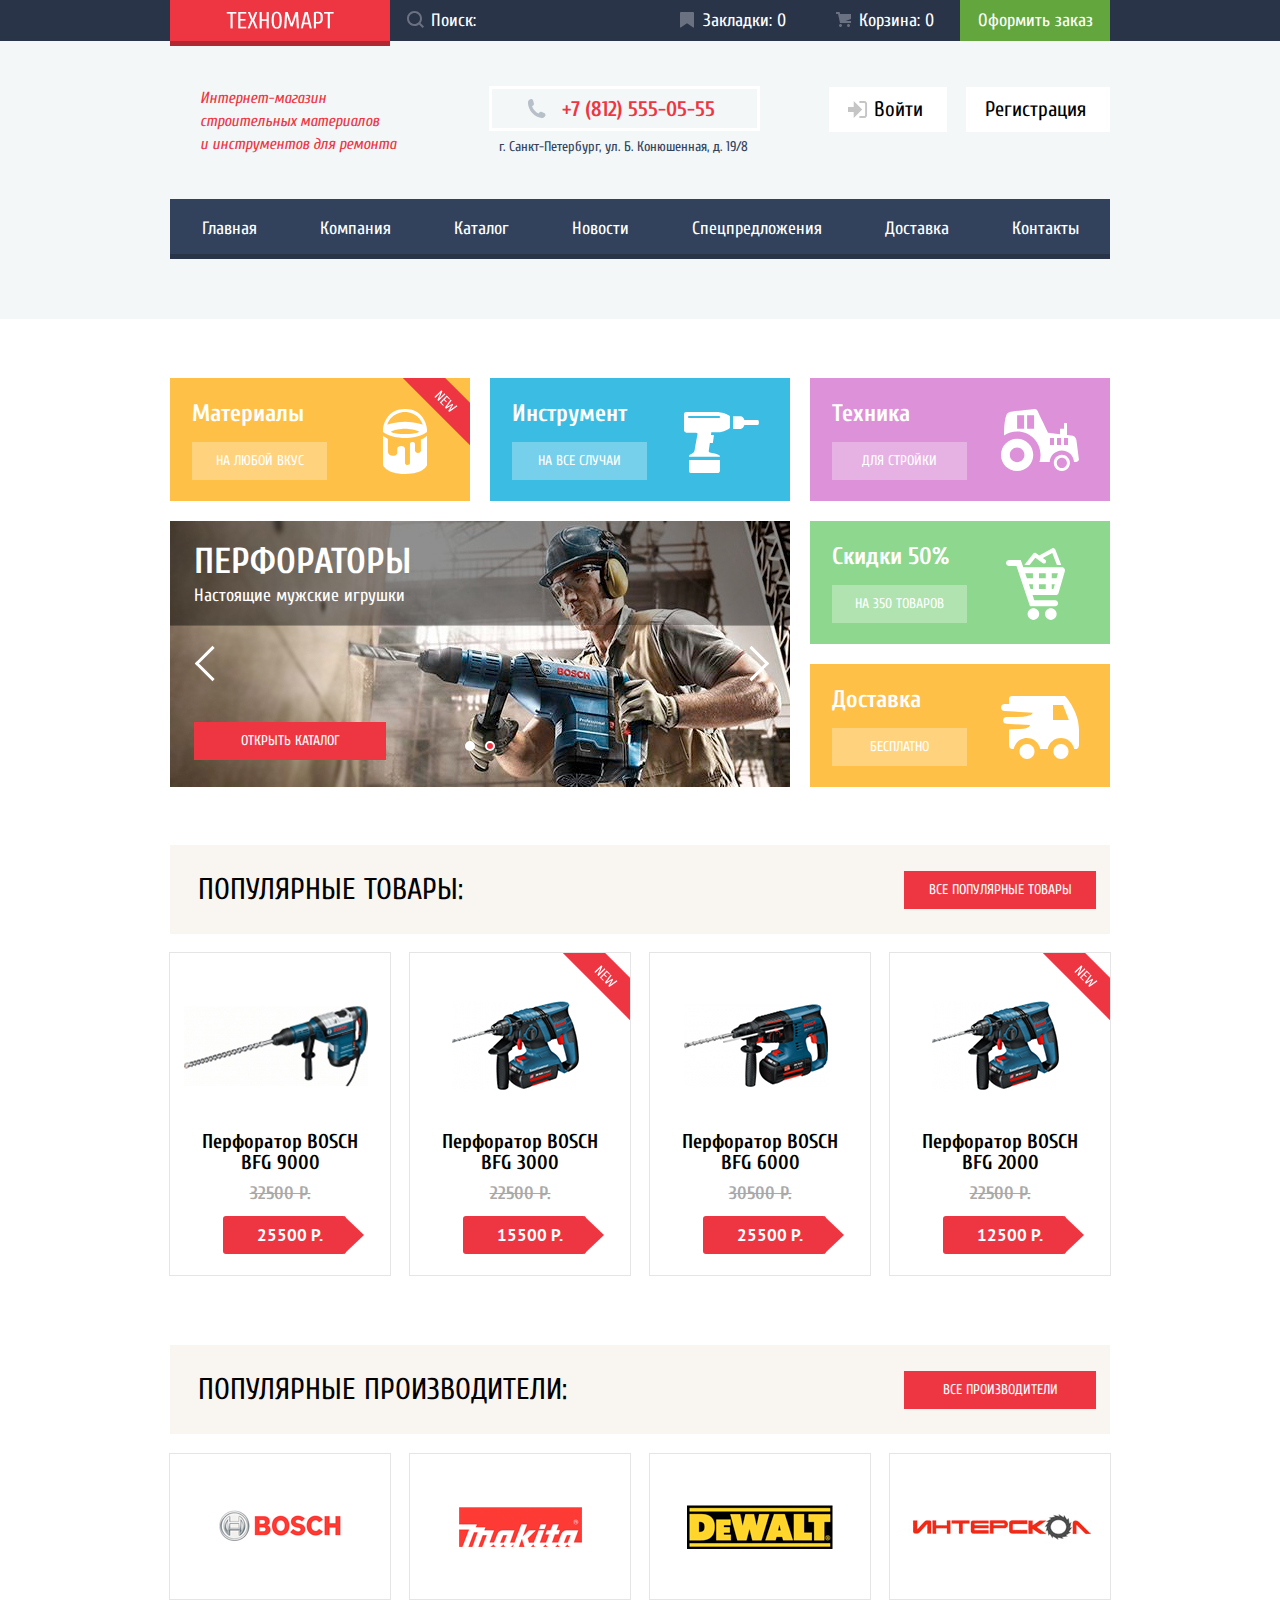
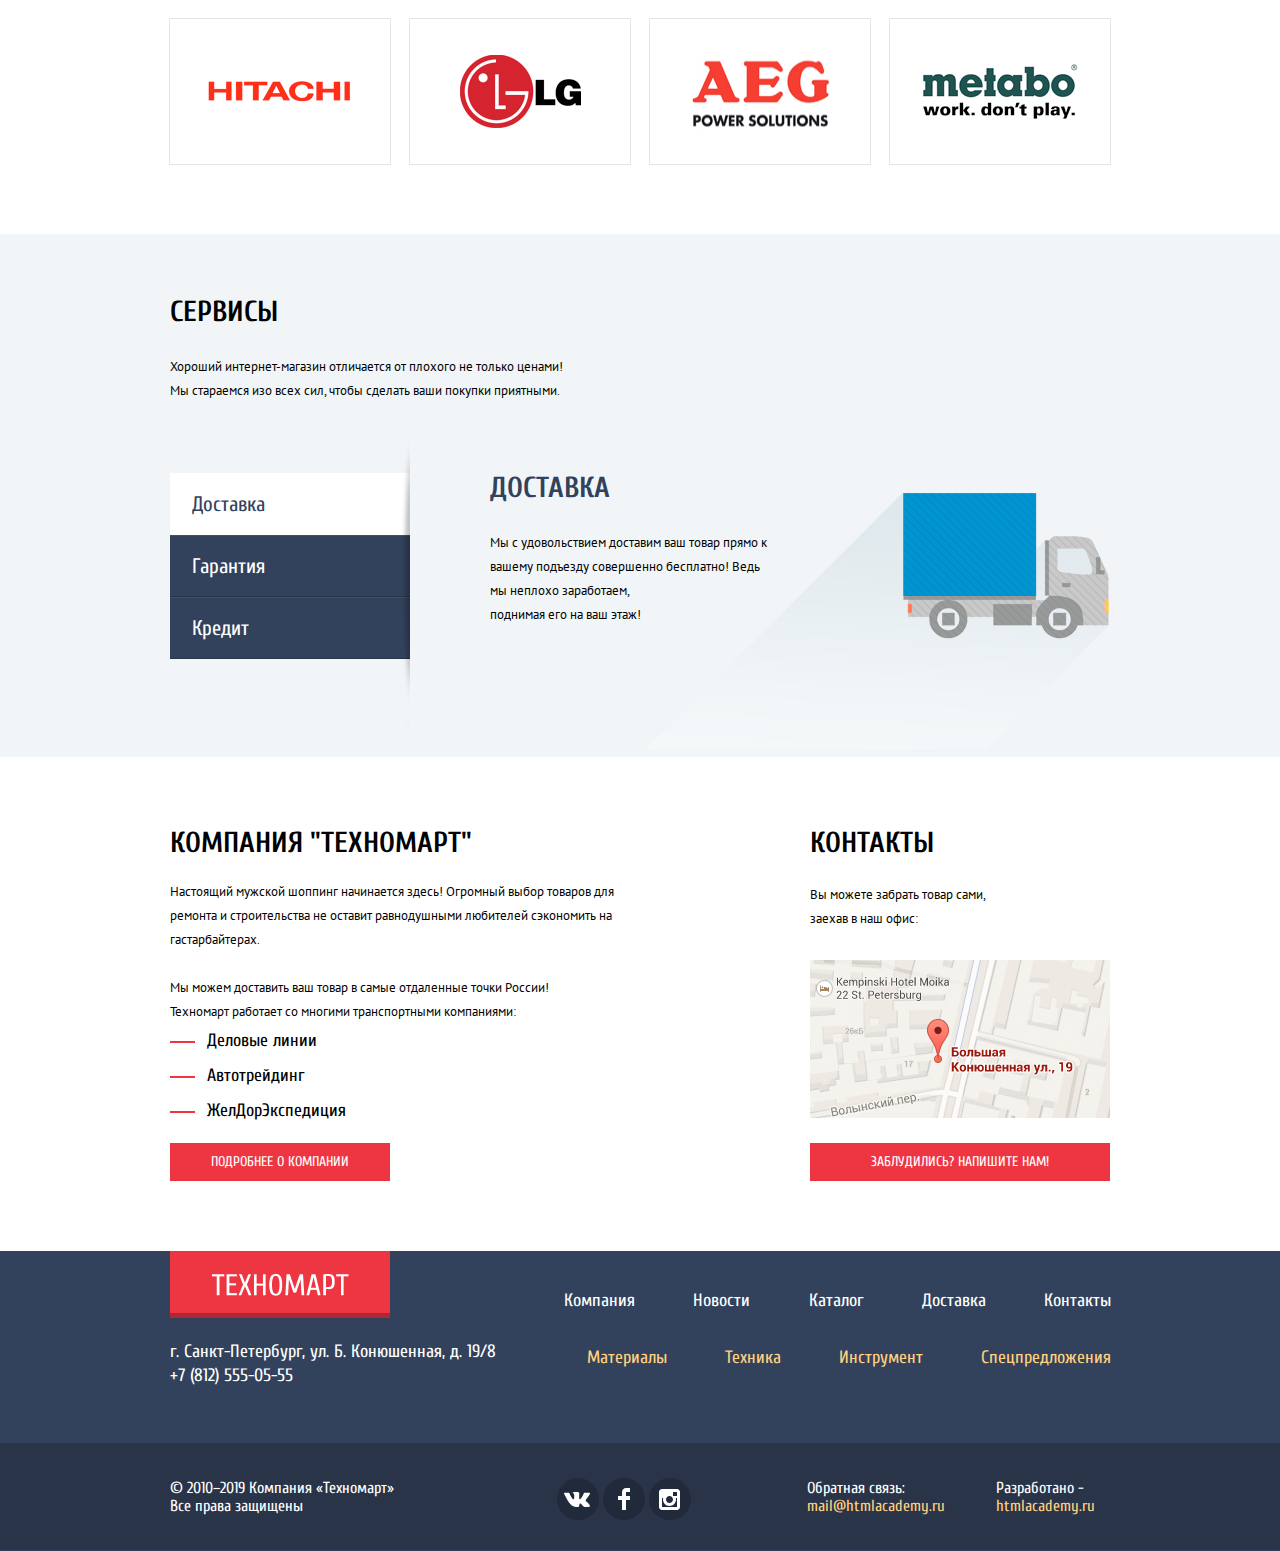
<file: index.html>
<!DOCTYPE html>
<html class="page" lang="ru">
  <head>
    <meta charset="utf-8">
    <title>ТЕХНОМАРТ - Главная</title>
    <link rel="stylesheet" href="css/normalize.min.css">
    <link rel="stylesheet" href="css/style.min.css">
  </head>
  <body class="page-body">
    <header class="main-header">
      <section class="header-top-panel">
        <h2 class="visually-hidden">Меню верхней панели</h2>
        <div class="container top-panel-intefrace">
          <a class="main-header-logo button" href="">
          <img src="img/logo-technomart.png" width="108" height="18" alt="Магазин Техномарт">
          </a>
          <form class="search-panel">
            <input type="search" name="search" id="search-form" placeholder="Поиск:" aria-label="Поиск по сайту">
            <label for="search-form"></label>
          </form>
          <a class="top-panel-button look-bookmarks" href="" title="Отложенный товар">
            <span class="visually-hidden">открыть</span>
            <div>Закладки:&nbsp;<span class="count">0</span></div>
          </a>
          <a class="top-panel-button look-cart" href="" title="Посмотреть корзину">
            <span class="visually-hidden">открыть</span>
            <div>Корзина:&nbsp;<span class="count">0</span></div>
          </a>
          <a class="checkout-button" href="" title="Оформить заказ">Оформить заказ</a>
        </div>
      </section>
      <section class="header-content container">
        <h1 class="visually-hidden">Магазин Техномарт</h1>
        <div class="header-content-section">
          <p class="header-slogan">Интернет-магазин
            <br>строительных материалов
            <br>и инструментов для ремонта
          </p>
        </div>
        <div class="header-content-section header-contacts">
          <a class="header-tel" href="tel:+78125550555" title="позвонить нам"><span class="visually-hidden">наш телефон  </span>+7 (812) 555-05-55</a>
          <p class="header-adress">г. Санкт-Петербург, ул. Б. Конюшенная, д. 19/8</p>
        </div>
        <div class="header-content-section user-interface">
          <div class="user-menu-button">
            <a class="logged-out-button log-in-button" href="" title="Войти в профиль">Войти<span class="visually-hidden">в профиль</span></a>
          </div>
          <div class="user-menu-button">
            <a class="logged-out-button" href="" title="Впервые у нас? Зарегистрируйтесь!">Регистрация</a>
          </div>
        </div>
        <div class="header-content-section user-interface none-display">
          <div class="user-menu-button">
            <a class="logged-in-button" href="" title="Посмотреть профиль">Имя Фамилия</a>
            <a class="log-out-button" href="" title="Выйти из профиля">Выйти</a>
          </div>
          <div class="user-menu-controls">
            <a href="" title="Посмотреть мои заказы">Мои заказы</a>
            <a href="" title="Войти в личный кабинет">Личный кабинет</a>
          </div>
        </div>
      </section>
      <nav class="main-navigation container">
        <ul class="header-site-navigation">
          <li><a href="index.html">Главная</a></li>
          <li><a href="">Компания</a></li>
          <li><a href="catalog.html">Каталог</a></li>
          <li><a href="">Новости</a></li>
          <li><a href="">Спецпредложения</a></li>
          <li><a href="">Доставка</a></li>
          <li><a href="">Контакты</a></li>
        </ul>
      </nav>
    </header>
    <main class="center">
      <section class="content-categories container">
        <h2 class="visually-hidden">Популярные разделы</h2>
        <div class="content-tile">
          <div class="content-tile-item new-label">
            <h3>Материалы</h3>
            <a class="tile-button" href="">на любой вкус</a>
          </div>
          <div class="content-tile-item">
            <h3>Инструмент</h3>
            <a class="tile-button" href="">на все случаи</a>
          </div>
          <div class="content-tile-item">
            <h3>Техника</h3>
            <a class="tile-button" href="">для стройки</a>
          </div>
          <div class="content-tile-item">
            <h3>Скидки 50%</h3>
            <a class="tile-button" href="">на 350 товаров</a>
          </div>
          <div class="content-tile-item">
            <h3>Доставка</h3>
            <a class="tile-button" href="">бесплатно</a>
          </div>
          <div class="grid-slider">
            <div class="content-slider-list">
              <div class="content-slider-item drills-slider none-display">
                <div class="text-slider">
                  <div class="text-container">
                    <h3>Дрели</h3>
                    <p>Соседям на радость!</p>
                  </div>
                </div>
                <a class="button catalog-button" href="catalog.html" title="Перейти в каталог">Открыть каталог</a>
              </div>
              <div class="content-slider-item perforators-slider animation-slider">
                <div class="text-slider">
                  <div class="text-container">
                    <h3>Перфораторы</h3>
                    <p>Настоящие мужские игрушки</p>
                  </div>
                </div>
                <a class="button catalog-button" href="catalog.html" title="Перейти в каталог">Открыть каталог</a>
              </div>
            </div>
            <div class="content-slider-strider">
              <button type="button" class="slide-1">Слайд 1</button>
              <button type="button" class="slide-2 active">Слайд 2</button>
            </div>
            <div class="content-slider-navigation">
              <button type="button" class="slider-button slider-button-back">Назад</button>
              <button type="button" class="slider-button slider-button-next">Вперед</button>
            </div>
          </div>
        </div>
      </section>
      <section class="popular-products container">
        <div class="popular-title">
          <h2>Популярные товары:</h2>
          <a class="button catalog-button" href=""><span class="visually-hidden">открыть</span>Все популярные товары</a>
        </div>
        <ul class="catalog index-catalog">
          <li class="card-product">
            <img src="img/bosch-bfg-9000.jpg" width="184" height="164" alt="Перфоратор BOSCH BFG 9000">
            <div class="product-action">
              <a class="button buy-button" href="">Купить</a>
              <a class="button bookmark-button" href="">В закладки</a>
            </div>
            <h3>Перфоратор BOSCH BFG 9000</h3>
            <del>32500 Р.</del>
            <a class="button button-container" href="">
              <div class="price-button">
                <span class="visually-hidden">добавить в корзину, цена</span>25500 Р.
              </div>
            </a>
          </li>
          <li class="card-product">
            <img src="img/bosch-bfg-3000.jpg" width="127" height="112" alt="Перфоратор BOSCH BFG 3000">
            <div class="product-action">
              <a class="button buy-button" href="">Купить</a>
              <a class="button bookmark-button" href="">В закладки</a>
            </div>
            <h3 class="new-label">Перфоратор BOSCH BFG 3000</h3>
            <del>22500 Р.</del>
            <a class="button button-container" href="">
              <div class="price-button">
                <span class="visually-hidden">добавить в корзину, цена</span>15500 Р.
              </div>
            </a>
          </li>
          <li class="card-product">
            <img src="img/bosch-bfg-6000.jpg" width="144" height="128" alt="Перфоратор BOSCH BFG 6000">
            <div class="product-action">
              <a class="button buy-button" href="">Купить</a>
              <a class="button bookmark-button" href="">В закладки</a>
            </div>
            <h3>Перфоратор BOSCH BFG 6000</h3>
            <del>30500 Р.</del>
            <a class="button button-container" href="">
              <div class="price-button">
                <span class="visually-hidden">добавить в корзину, цена</span>25500 Р.
              </div>
            </a>
          </li>
          <li class="card-product">
            <img src="img/bosch-bfg-2000.jpg" width="127" height="112" alt="Перфоратор BOSCH BFG 2000">
            <div class="product-action">
              <a class="button buy-button" href="">Купить</a>
              <a class="button bookmark-button" href="">В закладки</a>
            </div>
            <h3 class="new-label">Перфоратор BOSCH BFG 2000</h3>
            <del>22500 Р.</del>
            <a class="button button-container" href="">
              <div class="price-button">
                <span class="visually-hidden">добавить в корзину, цена</span>12500 Р.
              </div>
            </a>
          </li>
        </ul>
      </section>
      <section class="popular-brands container">
        <div class="popular-title">
          <h2>Популярные производители:</h2>
          <a class="button catalog-button" href=""><span class="visually-hidden">открыть</span>Все производители</a>
        </div>
        <ul class="brands-tile">
          <li>    
            <a href="" title="Каталог техники BOSCH"><img src="img/bosch.png" width="126" height="37" alt="BOSCH"></a>
          </li>
          <li>
            <a href="" title="Каталог техники Makita"><img src="img/makita.png" width="123" height="40" alt="Makita"></a>
          </li>
          <li>
            <a href="" title="Каталог техники DeWALT"><img src="img/dewalt.png" width="146" height="44" alt="DeWALT"></a>
          </li>
          <li>
            <a href="" title="Каталог техники ИНТЕРСКОЛ"><img src="img/interscol.png" width="200" height="76" alt="ИНТЕРСКОЛ"></a>
          </li>
          <li>
            <a href="" title="Каталог техники HITACHI"><img src="img/hitachi.png" width="169" height="31" alt="HITACHI"></a>
          </li>
          <li>
            <a href="" title="Каталог техники LG"><img src="img/lg.png" width="121" height="73" alt="LG"></a>
          </li>
          <li>
            <a href="" title="Каталог техники AEG Power Solutions"><img src="img/aeg.png" width="151" height="98" alt="AEG Power Solutions"></a>
          </li>
          <li>
            <a href="" title="Каталог техники Metabo"><img src="img/metabo.png" width="204" height="69" alt="Metabo"></a>
          </li>
        </ul>
      </section>
      <section class="services">
        <div class="container">
          <div class="services-about">
            <h2 class="info-title">Сервисы</h2>
            <p class="info-paragraph">Хороший интернет-магазин отличается от плохого не только ценами!
              <br>Мы стараемся изо всех сил, чтобы сделать ваши покупки приятными.
            </p>
          </div>
          <aside class="services-menu">
            <ul class="services-list">
              <li class="service-item">
                <button type="button" class="active">Доставка</button>
              </li>
              <li class="service-item guarantee-item">
                <button type="button" class="">Гарантия</button>
              </li>
              <li class="service-item credit-item">
                <button type="button" class="">Кредит</button>
              </li>
            </ul>
          </aside>
          <div class="services-item service-delivery">
            <div class="services-item-text">
              <h2 class="info-title">Доставка</h2>
              <p class="info-paragraph delivery-paragraph">Мы с удовольствием доставим ваш товар прямо к вашему подъезду совершенно бесплатно! Ведь мы неплохо заработаем,
                <br>поднимая его на ваш этаж!
              </p>
            </div>
          </div>
          <div class="services-item service-guarantee visually-hidden">
            <div class="services-item-text">
              <h2 class="info-title">Гарантия</h2>
              <p class="info-paragraph guarantee-paragraph">Если купленный у нас товар поломается или заискрит,
                <br>а также в случае пожара, спровоцированного его возгоранием, вы всегда можете быть уверены в нашей гарантии. Мы обменяем сгоревший товар на новый.
                <br>Дом уж восстановите как-нибудь сами.
              </p>
            </div>
          </div>
          <div class="services-item service-credit visually-hidden">
            <div class="services-item-text">
              <h2 class="info-title">Кредит</h2>
              <p class="info-paragraph credit-paragraph">Залезть в долговую яму стало проще!
                <br>Кредитные консультанты придут вам на помощью
              </p>
              <button class="button catalog-button write-us-button write-us-call" type="button">Отправить заявку</button>
            </div>
          </div>
        </div>
      </section>
      <div class="container about-us">
        <section class="logistic-info">
          <h2 class="info-title">Компания "Техномарт"</h2>
          <p class="info-paragraph">Настоящий мужской шоппинг начинается здесь! Огромный выбор товаров для ремонта и строительства не оставит равнодушными любителей сэкономить на гастарбайтерах.
            <br>
            <br> Мы можем доставить ваш товар в самые отдаленные точки России!
            <br>Техномарт работает со многими транспортными компаниями:
          </p>
          <ul class="logistic-list">
            <li>Деловые линии</li>
            <li>Автотрейдинг</li>
            <li>ЖелДорЭкспедиция</li>
          </ul>
          <a class="button catalog-button more-about-button" href="">Подробнее о компании</a>
        </section>
        <section class="contacts-info">
          <h2 class="info-title">Контакты</h2>
          <p class="info-paragraph">Вы можете забрать товар сами,
            <br>заехав в наш офис:
          </p>
          <a href="img/big-map.png" target="_blank" class="map-mini">
          <img src="img/mini-map.png" width="300" height="158" alt="Наш офис по адресу: Большая Конюшенная, 19">
          </a>
          <a id="write-us-btn" class="button catalog-button write-us-call" href="write-us-form.html" target="_blank">Заблудились? Напишите нам!</a>
        </section>
      </div>
    </main>
    <footer class="main-footer">
      <div class="main-footer-content container">
        <a class="main-footer-logo button" href="index.html" title="Главная"><img src="img/footer-logo.png" width="138" height="23" alt="Техномарт"></a>
        <ul class="main-footer-navigation">
          <li><a href="">Компания</a></li>
          <li><a href="">Новости</a></li>
          <li><a href="catalog.html">Каталог</a></li>
          <li><a href="">Доставка</a></li>
          <li><a href="">Контакты</a></li>
        </ul>
        <div class="footer-contacts">
          <p>г. Санкт-Петербург, ул. Б. Конюшенная, д. 19/8</p>
          <a href="tel:+78125550555" title="позвонить нам">+7 (812) 555-05-55</a>
        </div>
        <ul class="secondary-footer-navigation">
          <li><a href="">Материалы</a></li>
          <li><a href="">Техника</a></li>
          <li><a href="">Инструмент</a></li>
          <li><a href="">Спецпредложения</a></li>
        </ul>
      </div>
      <div class="footer-bottom-panel">
        <div class="container footer-bootom-controls">
          <p class="copyright">© 2010–2019 Компания «Техномарт»
            <br>Все права защищены
          </p>
          <ul class="social">
            <li>
              <a href="" title="Мы Вконтакте" class="social-vk">
              <span class="visually-hidden">наша страница в</span>Вконтакте</a>
            </li>
            <li>
              <a href="" title="Мы на Facebook" class="social-fb"><span class="visually-hidden">наша страница в</span>Фейсбук</a>
            </li>
            <li>
              <a href="" title="Мы в Instagram" class="social-inst"><span class="visually-hidden">наша страница в</span>Инстаграм</a>
            </li>
          </ul>
          <p class="contact-us">Обратная связь: <a href="mailto:mail@htmlacademy.ru" title="Написать нам">mail@htmlacademy.ru</a></p>
          <p class="developer">Разработано - <a href="https://htmlacademy.ru/intensive/htmlcss">htmlacademy.ru</a></p>
        </div>
      </div>
    </footer>
    <section class="write-us-popup popup none-display">
      <h2 class="visually-hidden">Написать нам</h2>
      <div class="popup-content">
        <form class="write-us-form" method="get" action="https://echo.htmlacademy.ru" target="_blank" name="writeus">
          <label for="name">Ваше имя:</label>
          <label for="email">Ваш e-mail:</label>
          <input type="text" name="name" id="name" placeholder="Имя Фамилия">
          <input type="email" name="email" id="email" placeholder="email@example.com" pattern="/^[a-zA-Z0-9.!#$%&'*+/=?^_`{|}~-]+@[a-zA-Z0-9-]+(?:\.[a-zA-Z0-9-]+)*$/" required>
          <span></span>
          <label for="message" class="text-field message">Текст письма:</label>
          <textarea class="message" name="message" id="message" placeholder="В свободной форме"></textarea>
        </form>
      </div>
      <div class="controls">
        <button class="button catalog-button submit-button" type="submit">Отправить</button>
      </div>
      <button class="close-button" type="button" aria-label="Закрыть"></button>
    </section>
    <section class="map-popup popup none-display">
      <h2 class="visually-hidden">Схема проезда</h2>
      <iframe id="map" src="https://yandex.ru/map-widget/v1/-/CCQ~rHeJ~D" width="943" height="443" title="Офис компании находится по адресу Большая Конюшенная ул., 19"></iframe>
      <button class="close-button" type="button" aria-label="Закрыть"></button>
    </section>
    <section class="popup cart-popup none-display">
      <div class="popup-content">
        <h2>Товар добавлен в корзину!</h2>
      </div>
      <div class="controls">
        <button id="cart" class="button catalog-button" type="button">Оформить заказ</button>
        <button class="button resume-button" type="button">Продолжить покупки</button>
      </div>
      <button class="close-button" type="button" aria-label="Закрыть"></button>
    </section>
    <script src="js/script.min.js"></script>
  </body>
</html>
</file>
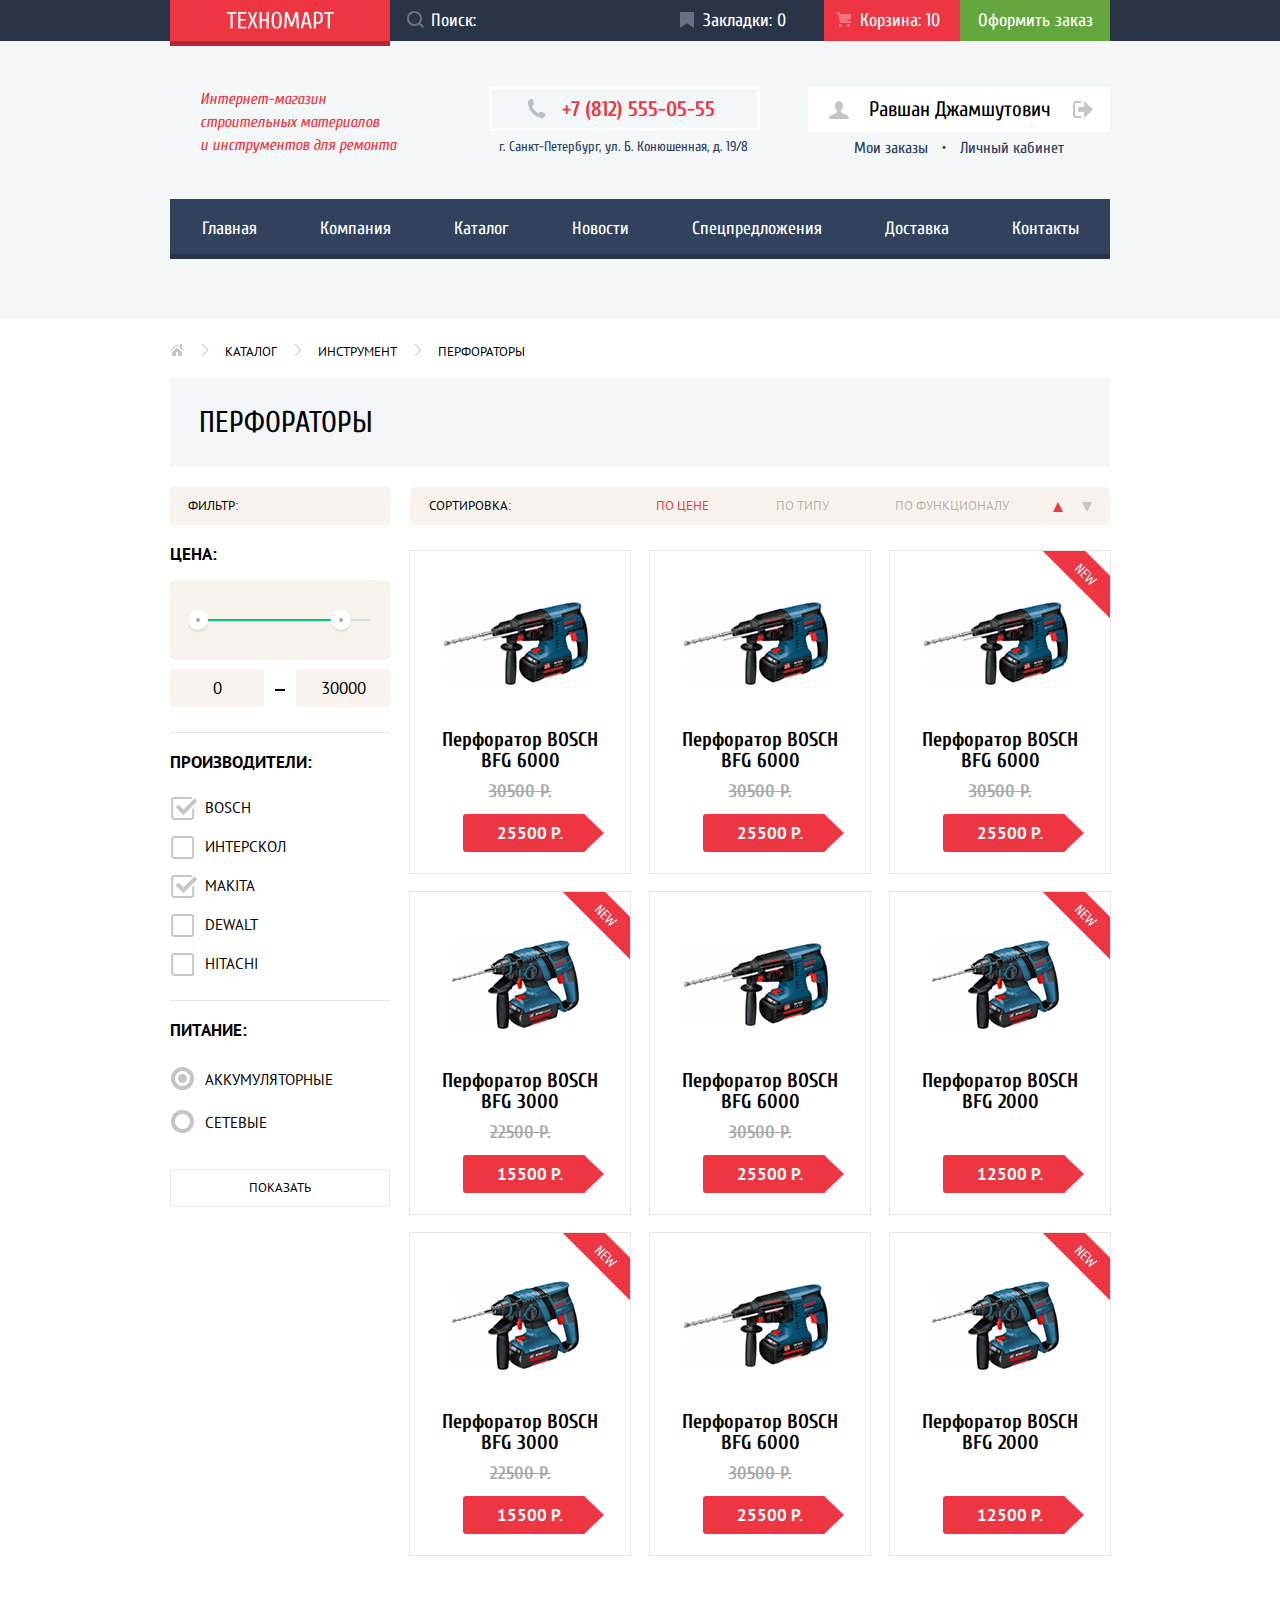
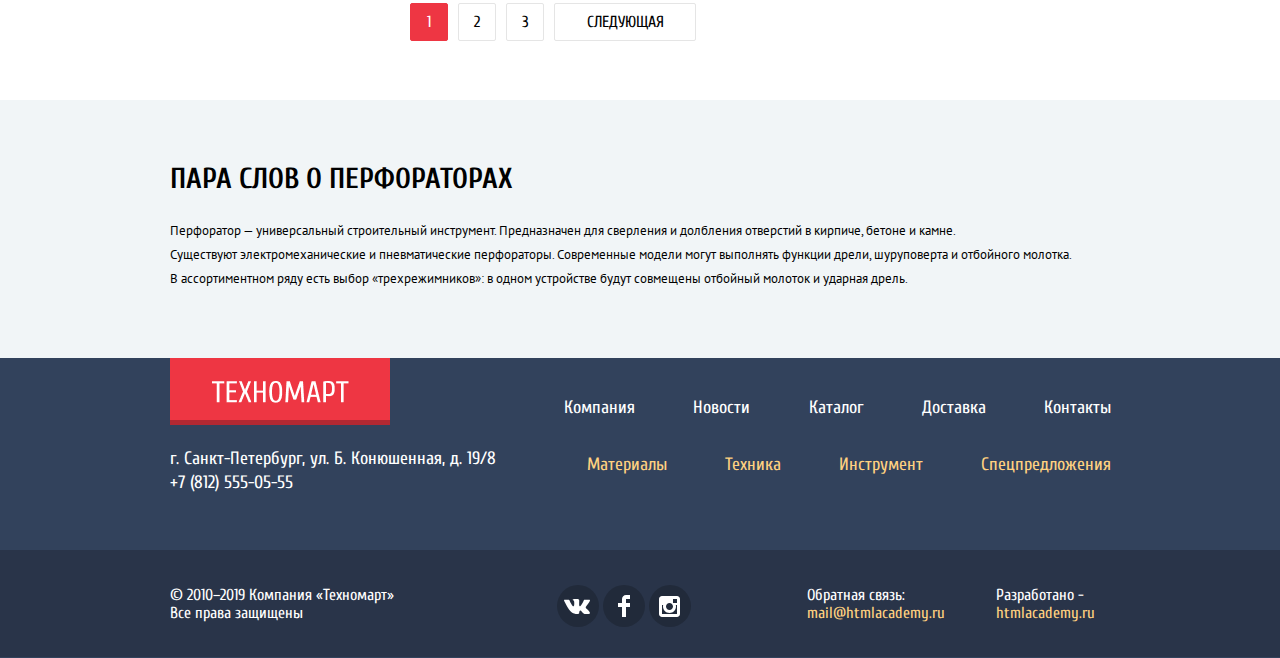
<file: catalog.html>
<!doctype html>
<html class="page" lang="ru">
  <head>
    <meta charset="utf-8">
    <title>ТЕХНОМАРТ - каталог</title>
    <link rel="stylesheet" href="css/normalize.min.css">
    <link rel="stylesheet" href="css/style.min.css">
  </head>
  <body class="page-body">
    <header class="main-header">
      <section class="header-top-panel">
        <h2 class="visually-hidden">Меню верхней панели</h2>
        <div class="container top-panel-intefrace">
          <a class="main-header-logo button" href="index.html">
          <img src="img/logo-technomart.png" width="108" height="18" alt="Магазин Техномарт"><span class="visually-hidden">перейти на главную</span>
          </a>
          <form class="search-panel" method="get" action="https://echo.htmlacademy.ru" target="_blank">
            <input type="search" name="search" id="search-form" placeholder="Поиск:" aria-label="Поиск по сайту">
            <label for="search-form"></label>
          </form>
          <a class="top-panel-button look-bookmarks" href="" title="Отложенный товар">
            <div>Закладки:&nbsp;<span class="count">0</span></div>
          </a>
          <a class="top-panel-button look-cart active" href="" title="Посмотреть корзину">
            <div>Корзина:&nbsp;<span class="count">10</span></div>
          </a>
          <a class="checkout-button" href="" title="Оформить заказ">Оформить заказ</a>
        </div>
      </section>
      <section class="header-content container">
        <h1 class="visually-hidden">Магазин Техномарт</h1>
        <p class="header-content-section header-slogan">Интернет-магазин
          <br>строительных материалов
          <br>и инструментов для ремонта
        </p>
        <div class="header-content-section header-contacts">
          <a class="header-tel" href="tel:+78125550555" title="позвонить нам"><span class="visually-hidden">наш телефон  </span>+7 (812) 555-05-55</a>
          <p class="header-adress">г. Санкт-Петербург, ул. Б. Конюшенная, д. 19/8</p>
        </div>
        <div class="header-content-section user-interface none-display">
          <div class="user-menu-button">
            <a class="logged-out-button log-in-button" href="" title="Войти в профиль">Войти</a>
          </div>
          <div class="user-menu-button">
            <a class="logged-out-button" href="" title="Впервые у нас? Зарегистрируйтесь!">Регистрация</a>
          </div>
        </div>
        <div class="header-content-section user-interface logged-in-interface">
          <div class="user-menu-button">
            <a class="logged-in-button" href="" title="Посмотреть профиль">
            <span class="visually-hidden">Открыть профиль пользователя</span>
            <span>Равшан Джамшутович</span>
            </a>
            <a class="log-out-button" href="" title="Выйти из профиля"><span class="visually-hidden">Выйти из профиля</span></a>
          </div>
          <div class="user-menu-controls">
            <a href="" title="Посмотреть мои заказы">Мои заказы</a>
            <a href="" title="Войти в личный кабинет">Личный кабинет</a>
          </div>
        </div>
      </section>
      <nav class="main-navigation container">
        <ul class="header-site-navigation">
          <li><a href="index.html">Главная</a></li>
          <li><a href="">Компания</a></li>
          <li><a href="catalog.html">Каталог</a></li>
          <li><a href="">Новости</a></li>
          <li><a href="">Спецпредложения</a></li>
          <li><a href="">Доставка</a></li>
          <li><a href="">Контакты</a></li>
        </ul>
      </nav>
    </header>
    <main class="center">
      <div class="container catalog-page-content">
        <ul class="breadcrumbs">
          <li class="breadcrums-home"><a href="index.html" title="На Главную">Домой</a></li>
          <li><a href="catalog.html" title="Все товары">Каталог</a></li>
          <li><a href="" title="В раздел Инструмент">Инструмент</a></li>
          <li class="breadcrums-current"><a href="" title="В категорию Перфораторы">Перфораторы</a></li>
        </ul>
        <h2 class="category-title">Перфораторы</h2>
        <aside class="catalog-filter">
          <form method="get" action="https://echo.htmlacademy.ru">
            <h3>Фильтр:</h3>
            <fieldset class="price-filter filter-form">
              <legend>Цена:</legend>
              <div class="range-filter">
                <div class="range-controls">
                  <div class="scale">
                    <div class="bar"></div>
                  </div>
                  <div class="toggle toggle-min" tabindex="0" style="left: 8%" aria-label="Ползунок минимальная цена"></div>
                  <div class="toggle toggle-max" tabindex="0" style="left: 73%" aria-label="Ползунок максимальная цена"></div>
                </div>
                <div class="price-controls">
                  <label class="min-price">
                  <span class="visually-hidden">Минимальная цена</span>
                  <input type="number" name="min-price" value="0">
                  </label>
                  <label class="max-price">
                  <span class="visually-hidden">Максимальная цена</span> 
                  <input type="number" name="max-price" value="30000">
                  </label>
                </div>
              </div>
            </fieldset>
            <fieldset class="filter-form">
              <legend>Производители:</legend>
              <ul>
                <li class="filter-option">
                  <input class="visually-hidden filter-input filter-input-checkbox" type="checkbox" name="bosch" id="bosch" checked>
                  <label for="bosch">Bosch</label>
                </li>
                <li class="filter-option">
                  <input class="visually-hidden filter-input filter-input-checkbox" type="checkbox" name="interscol" id="interscol">
                  <label for="interscol">Интерскол</label>
                </li>
                <li class="filter-option">
                  <input class="visually-hidden filter-input filter-input-checkbox" type="checkbox" name="makita" id="makita" checked>
                  <label for="makita">Makita</label>
                </li>
                <li class="filter-option">
                  <input class="visually-hidden filter-input filter-input-checkbox" type="checkbox" name="dewalt" id="dewalt">
                  <label for="dewalt">Dewalt</label>
                </li>
                <li class="filter-option">
                  <input class="visually-hidden filter-input filter-input-checkbox" type="checkbox" name="hitachi" id="hitachi">
                  <label for="hitachi">Hitachi</label>
                </li>
              </ul>
            </fieldset>
            <fieldset class="filter-form">
              <legend>Питание:</legend>
              <ul>
                <li class="filter-option">
                  <input class="visually-hidden filter-input-radio filter-input" type="radio" name="power" value="accu" id="accu" checked>
                  <label for="accu">Аккумуляторные</label>
                </li>
                <li class="filter-option">
                  <input class="visually-hidden filter-input-radio filter-input" type="radio" name="power" value="plug" id="plug">
                  <label for="plug">Сетевые</label>
                </li>
              </ul>
            </fieldset>
            <button class="button catalog-page-button" type="submit">Показать</button>
          </form>
        </aside>
        <section class="catalog-results">
          <div class="sorting-controls">
            <h3>Сортировка:</h3>
            <button class="active" type="button">По цене</button>
            <button class="" type="button">По типу</button>
            <button class="" type="button">По функционалу</button>
            <div class="sort-direction">
              <button class="active sort-arrow" type="button"><span class="visually-hidden">По возврастанию</span></button>
              <button class="sort-arrow" type="button"><span class="visually-hidden">По убыванию</span></button>
            </div>
          </div>
          <h2 class="visually-hidden">Каталог товаров</h2>
          <ul class="catalog main-catalog">
            <li class="card-product">
              <img src="img/bosch-bfg-6000.jpg" width="144" height="128" alt="Перфоратор BOSCH BFG 6000">
              <div class="product-action none-display">
                <a class="button buy-button" href="">Купить</a>
                <a class="button bookmark-button" href="">В закладки</a>
              </div>
              <h3>Перфоратор BOSCH BFG 6000</h3>
              <del>30500 Р.</del>
              <a class="button button-container" href="">
                <div class="price-button">
                  <span class="visually-hidden">добавить в корзину, цена</span>25500 Р.
                </div>
              </a>
            </li>
            <li class="card-product">
              <img src="img/bosch-bfg-6000.jpg" width="144" height="128" alt="Перфоратор BOSCH BFG 6000">
              <div class="product-action none-display">
                <a class="button buy-button" href="">Купить</a>
                <a class="button bookmark-button" href="">В закладки</a>
              </div>
              <h3>Перфоратор BOSCH BFG 6000</h3>
              <del>30500 Р.</del>
              <a class="button button-container" href="">
                <div class="price-button">
                  <span class="visually-hidden">добавить в корзину, цена</span>25500 Р.
                </div>
              </a>
            </li>
            <li class="card-product new-label">
              <img src="img/bosch-bfg-6000.jpg" width="144" height="128" alt="Перфоратор BOSCH BFG 6000">
              <div class="product-action">
                <a class="button buy-button" href="">Купить</a>
                <a class="button bookmark-button" href="">В закладки</a>
              </div>
              <h3>Перфоратор BOSCH BFG 6000</h3>
              <del>30500 Р.</del>
              <a class="button button-container" href="">
                <div class="price-button">
                  <span class="visually-hidden">добавить в корзину, цена</span>25500 Р.
                </div>
              </a>
            </li>
            <li class="card-product new-label">
              <img src="img/bosch-bfg-3000.jpg" width="127" height="112" alt="Перфоратор BOSCH BFG 3000">
              <div class="product-action none-display">
                <a class="button buy-button" href="">Купить</a>
                <a class="button bookmark-button" href="">В закладки</a>
              </div>
              <h3>Перфоратор BOSCH BFG 3000</h3>
              <del>22500 Р.</del>
              <a class="button button-container" href="">
                <div class="price-button">
                  <span class="visually-hidden">добавить в корзину, цена</span>15500 Р.
                </div>
              </a>
            </li>
            <li class="card-product">
              <img src="img/bosch-bfg-6000.jpg" width="144" height="128" alt="Перфоратор BOSCH BFG 6000">
              <div class="product-action none-display">
                <a class="button buy-button" href="">Купить</a>
                <a class="button bookmark-button" href="">В закладки</a>
              </div>
              <h3>Перфоратор BOSCH BFG 6000</h3>
              <del>30500 Р.</del>
              <a class="button button-container" href="">
                <div class="price-button">
                  <span class="visually-hidden">добавить в корзину, цена</span>25500 Р.
                </div>
              </a>
            </li>
            <li class="card-product new-label">
              <img src="img/bosch-bfg-2000.jpg" width="127" height="112" alt="Перфоратор BOSCH BFG 2000">
              <div class="product-action none-display">
                <a class="button buy-button" href="">Купить</a>
                <a class="button bookmark-button" href="">В закладки</a>
              </div>
              <h3>Перфоратор BOSCH BFG 2000</h3>
              <del></del>
              <a class="button button-container" href="">
                <div class="price-button">
                  <span class="visually-hidden">добавить в корзину, цена</span>12500 Р.
                </div>
              </a>
            </li>
            <li class="card-product new-label">
              <img src="img/bosch-bfg-3000.jpg" width="127" height="112" alt="Перфоратор BOSCH BFG 3000">
              <div class="product-action none-display">
                <a class="button buy-button" href="">Купить</a>
                <a class="button bookmark-button" href="">В закладки</a>
              </div>
              <h3>Перфоратор BOSCH BFG 3000</h3>
              <del>22500 Р.</del>
              <a class="button button-container" href="">
                <div class="price-button">
                  <span class="visually-hidden">добавить в корзину, цена</span>15500 Р.
                </div>
              </a>
            </li>
            <li class="card-product">
              <img src="img/bosch-bfg-6000.jpg" width="144" height="128" alt="Перфоратор BOSCH BFG 6000">
              <div class="product-action none-display">
                <a class="button buy-button" href="">Купить</a>
                <a class="button bookmark-button" href="">В закладки</a>
              </div>
              <h3>Перфоратор BOSCH BFG 6000</h3>
              <del>30500 Р.</del>
              <a class="button button-container" href="">
                <div class="price-button">
                  <span class="visually-hidden">добавить в корзину, цена</span>25500 Р.
                </div>
              </a>
            </li>
            <li class="card-product new-label">
              <img src="img/bosch-bfg-2000.jpg" width="127" height="112" alt="Перфоратор BOSCH BFG 2000">
              <div class="product-action none-display">
                <a class="button buy-button" href="">Купить</a>
                <a class="button bookmark-button" href="">В закладки</a>
              </div>
              <h3>Перфоратор BOSCH BFG 2000</h3>
              <del></del>
              <a class="button button-container" href="">
                <div class="price-button">
                  <span class="visually-hidden">добавить в корзину, цена</span>12500 Р.
                </div>
              </a>
            </li>
          </ul>
          <ul class="page-navigation">
            <li class="visually-hidden">
              <button class="catalog-page-button page-prev-button" type="button" disabled><span class="visually-hidden">страница результатов</span>Предыдущая</button>
            </li>
            <li>
              <a class="catalog-page-button active" href=""><span class="visually-hidden">страница результатов</span>1</a>
            </li>
            <li>
              <a class="catalog-page-button" href=""><span class="visually-hidden">страница результатов</span>2</a>
            </li>
            <li>
              <a class="catalog-page-button" href=""><span class="visually-hidden">страница результатов</span>3</a>
            </li>
            <li>
              <button class="catalog-page-button page-next-button" type="button"><span class="visually-hidden">страница результатов</span>Следующая</button>
            </li>
          </ul>
        </section>
      </div>
      <section class="about-category catalog-about">
        <div class="container">
          <h2>Пара слов о перфораторах</h2>
          <p>Перфоратор — универсальный строительный инструмент. Предназначен для сверления и долбления отверстий в кирпиче, бетоне и камне.<br>Существуют электромеханические и пневматические перфораторы. Современные модели могут выполнять функции дрели, шуруповерта и отбойного молотка.
            <br>В ассортиментном ряду есть выбор «трехрежимников»: в одном устройстве будут совмещены отбойный молоток и ударная дрель.
          </p>
        </div>
      </section>
    </main>
    <footer class="main-footer">
      <div class="main-footer-content container">
        <a class="main-footer-logo button" href="index.html" title="Главная"><img src="img/footer-logo.png" width="138" height="23" alt="Техномарт"></a>
        <ul class="main-footer-navigation">
          <li><a href="">Компания</a></li>
          <li><a href="">Новости</a></li>
          <li><a href="catalog.html">Каталог</a></li>
          <li><a href="">Доставка</a></li>
          <li><a href="">Контакты</a></li>
        </ul>
        <div class="footer-contacts">
          <p>г. Санкт-Петербург, ул. Б. Конюшенная, д. 19/8</p>
          <a href="tel:+78125550555" title="позвонить нам">+7 (812) 555-05-55</a>
        </div>
        <ul class="secondary-footer-navigation">
          <li><a href="">Материалы</a></li>
          <li><a href="">Техника</a></li>
          <li><a href="">Инструмент</a></li>
          <li><a href="">Спецпредложения</a></li>
        </ul>
      </div>
      <div class="footer-bottom-panel">
        <div class="container footer-bootom-controls">
          <p class="copyright">© 2010–2019 Компания «Техномарт»
            <br>Все права защищены
          </p>
          <ul class="social">
            <li>
              <a href="" title="Мы Вконтакте" class="social-vk">
              <span class="visually-hidden">наша страница в</span>Вконтакте</a>
            </li>
            <li>
              <a href="" title="Мы на Facebook" class="social-fb"><span class="visually-hidden">наша страница в</span>Фейсбук</a>
            </li>
            <li>
              <a href="" title="Мы в Instagram" class="social-inst"><span class="visually-hidden">наша страница в</span>Инстаграм</a>
            </li>
          </ul>
          <p class="contact-us">Обратная связь: <a href="mailto:mail@htmlacademy.ru" title="Написать нам">mail@htmlacademy.ru</a></p>
          <p class="developer">Разработано - <a href="https://htmlacademy.ru/intensive/htmlcss">htmlacademy.ru</a></p>
        </div>
      </div>
    </footer>
    <section class="popup cart-popup none-display">
      <div class="popup-content">
        <h2>Товар добавлен в корзину!</h2>
      </div>
      <div class="controls">
        <button id="cart" class="button catalog-button" type="button">Оформить заказ</button>
        <button class="button resume-button" type="button">Продолжить покупки</button>
      </div>
      <button class="close-button" type="button" aria-label="Закрыть"></button>
    </section>
    <script src="js/script.min.js"></script>
  </body>
</html>
</file>
<file: css/style.min.css>
@charset "utf-8";@-webkit-keyframes fadeContent{0%{opacity:0}to{opacity:1}}@keyframes fadeContent{0%{opacity:0}to{opacity:1}}@-webkit-keyframes scaleContent{0%{transform:scale(.1)}to{transform:scale(1)}}@keyframes scaleContent{0%{transform:scale(.1)}to{transform:scale(1)}}@-webkit-keyframes error{0%,to{transform:translateX(0)}20%{transform:translateX(-20px)}40%{transform:translateX(20px)}60%{transform:translateX(-10px)}80%{transform:translateX(10px)}}@keyframes error{0%,to{transform:translateX(0)}20%{transform:translateX(-20px)}40%{transform:translateX(20px)}60%{transform:translateX(-10px)}80%{transform:translateX(10px)}}:root{--sub-panel-color: #293449;--main-panel-color: #32425C;--main-text-color: #000;--help-color-service-list: #405069;--main-shadow-color: rgba(0, 0, 0, 0.15);--main-button-color: #EE3643;--main-button-active-color: #BA2732;--main-button-hover-color: #CA2C37;--sub-button-color: #FF5357;--sub-button-active-color: #161D29;--sub-button-shadow-color: #367315;--extra-button-color: #63A63E;--extra-button-hover-color: #5FBB2D;--extra-button-active-color: #518534;--user-menu-active-button: #C5C5C5;--user-menu-active-button-hover: #B5B5B5;--scale-background-color: #D7DCDE;--scale-active-color: #00CA74;--scale-controls-color: #ABABAB;--tile-button-color: rgba(255, 255, 255, 0.3);--tile-button-hover-color: rgba(169, 169, 169, 0.3);--tile-button-active-color: rgba(197, 197, 197, 0.3);--disabled-main-text-color: rgba(0, 0, 0, 0.3);--sub-text-color: #FFF;--sub-text-active-color: rgba(255, 255, 255, 0.5);--extra-text-color: #FFD180;--deleted-text-color: #A9A9A9;--header-background-color: #F3F7F8;--title-background-color: #F2F6F8;--content-background-color: #F9F5F0;--background-color: #FFF;--info-background-color: #F1F5F7;--social-background-color: #212A3A;--navigation-active-background-color: #1D2739;--catalog-filter-backgroun-color: #F7F3EC;--slider-background-color: #999;--slider-background-text-color: rgba(0, 0, 0, 0.25);--popup-background-color: #F1F1F1;--content-tile-orange: #FFC047;--content-tile-blue: #3BBCE3;--content-tile-pink: #DC91D8;--content-tile-green: #8ED78F;--filter-button-border-color: #E5E5E5;--tab-access-color: #E8CB0B}@font-face{font-family:'Cuprum';font-style:normal;font-weight:400;font-display:block;src:local(''),url(../fonts/cuprum-v13-latin-cyrillic-regular.woff2) format('woff2'),url(../fonts/cuprum-v13-latin-cyrillic-regular.woff) format('woff')}@font-face{font-family:'Cuprum';font-style:normal;font-weight:700;font-display:block;src:local(''),url(../fonts/cuprum-v13-latin-cyrillic-700.woff2) format('woff2'),url(../fonts/cuprum-v13-latin-cyrillic-700.woff) format('woff')}@font-face{font-family:'Cuprum';font-style:italic;font-weight:400;font-display:block;src:local(''),url(../fonts/cuprum-v13-latin-cyrillic-italic.woff2) format('woff2'),url(../fonts/cuprum-v13-latin-cyrillic-italic.woff) format('woff')}@font-face{font-family:'Cuprum';font-style:italic;font-weight:700;font-display:block;src:local(''),url(../fonts/cuprum-v13-latin-cyrillic-700italic.woff2) format('woff2'),url(../fonts/cuprum-v13-latin-cyrillic-700italic.woff) format('woff')}@font-face{font-family:'PT Sans';font-style:normal;font-weight:400;font-display:block;src:local('PT Sans'),local('PTSans-Regular'),url(../fonts/pt-sans-v12-latin-cyrillic-regular.woff2) format('woff2'),url(../fonts/pt-sans-v12-latin-cyrillic-regular.woff) format('woff')}@font-face{font-family:'PT Sans';font-style:normal;font-weight:700;font-display:block;src:local('PT Sans Bold'),local('PTSans-Bold'),url(../fonts/pt-sans-v12-latin-cyrillic-700.woff2) format('woff2'),url(../fonts/pt-sans-v12-latin-cyrillic-700.woff) format('woff')}.page{height:100%}.container{width:940px;margin:0 auto}.page-body{min-width:940px;margin:0;padding:0;background-color:var(--background-color);font-family:"Cuprum",Arial,sans-serif;font-weight:400;font-style:normal;color:var(--main-text-color);min-height:100%;display:grid;grid-template-rows:-webkit-min-content 1fr -webkit-min-content;grid-template-rows:min-content 1fr min-content}.page-body a{text-decoration:none;color:var(--sub-text-color)}.page-body ul{list-style:none;padding:0}.main-header{background-color:var(--header-background-color)}.main-header-logo{padding-top:5px;background-color:var(--main-button-color);min-height:41px;box-shadow:inset 0 -5px 0 var(--slider-background-text-color)}.main-header-logo:active{background-color:var(--main-button-active-color)}.search-panel{display:flex;width:100%;max-height:42px}.search-panel input{background-color:inherit;box-shadow:none;border:0;order:1;width:100%;color:var(--sub-text-color);outline:0}.search-panel input::-webkit-search-cancel-button{display:none}.search-panel input::-webkit-input-placeholder{color:var(--sub-text-color)}.search-panel input::-moz-placeholder{color:var(--sub-text-color)}.search-panel input::placeholder{color:var(--sub-text-color)}.search-panel label{width:17px;height:17px;background-color:inherit;background-image:url(../img/icon-search.svg);background-repeat:no-repeat;background-position:17px 11px;cursor:pointer;padding:11px 8px 13px 17px;opacity:.3}.search-panel input:hover+label,.search-panel label:hover,.top-panel-button:hover::before{opacity:1}.search-panel input:focus,.search-panel input:focus+label{background-color:var(--background-color);color:var(--main-text-color)}.search-panel input:focus+label{opacity:1;background-image:url(../img/icon-search-focus.svg)}.top-panel-intefrace{display:grid;grid-template-columns:220px 1fr repeat(3,150px);height:42px}.header-slogan{color:var(--main-button-color);font-style:italic;font-size:16px;line-height:23px;margin-top:-1px;margin-left:30px;cursor:default}.header-contacts,.header-content-section .header-tel{display:flex;align-items:center;justify-content:center}.header-contacts{flex-direction:column}.header-content{display:grid;grid-template-columns:repeat(3,1fr);margin-top:46px;align-items:start}.header-content-section{margin-bottom:-13px;margin-top:1px}.header-content-section .header-tel{color:var(--main-button-color);font-size:21px;line-height:30px;font-weight:700;outline:3px solid var(--sub-text-color);width:258px;height:39px;margin-top:1px;margin-left:-30px;padding-right:7px}.header-tel::before{content:'';background:url(../img/icon-phone.svg) no-repeat;width:19px;height:19px;margin-right:16px}.header-adress{color:var(--main-panel-color);font-size:14px;line-height:24px;margin:7px 32px 0 0}.button{color:var(--sub-text-color);text-transform:uppercase;border:0;height:38px;display:inline-block;vertical-align:middle;line-height:38px;text-align:center;cursor:pointer;outline:0}.catalog-button,.price-button{background-color:var(--main-button-color);width:192px}.price-button{font-family:"PT Sans",Arial,sans-serif;font-weight:700;border:0;font-size:17px;max-width:129px;border-radius:3px;justify-self:center;cursor:pointer;position:relative;left:-3px;bottom:2px;width:113px;padding-left:10px;margin:2px 0 0 3px}.catalog-button:hover,.price-button:hover{background-color:var(--main-button-hover-color)}.catalog-button:active,.price-button:active{background-color:var(--main-button-active-color)}.top-panel-intefrace>.active,.top-panel-intefrace>.active:active,.top-panel-intefrace>.active:hover{background-color:var(--main-button-color);width:121px;display:block;padding-left:15px;padding-right:0;margin-left:14px}.top-panel-intefrace>.active:active,.top-panel-intefrace>.active:hover{background-color:var(--main-button-hover-color)}.top-panel-intefrace>.active:active{background-color:var(--main-button-active-color)}.top-panel-intefrace>.active::before{left:-2px}.price-button::after{content:'';position:absolute;border:20px solid transparent;border-top-width:19px;border-bottom-width:19px;border-left-color:var(--main-button-color);width:0;height:0;top:0;right:calc(-115px/3)}.price-button:hover::after{border-left-color:var(--main-button-hover-color)}.price-button:active::after{border-left-color:var(--main-button-active-color)}.product-action{justify-self:center;position:absolute;flex-direction:column;width:135px;margin-top:39px;margin-right:3px;display:none;z-index:1}.product-action button{margin-top:10px;border-radius:2px;font-size:14px}.buy-button{height:38px;box-shadow:inset 0 -3px 0 var(--sub-button-shadow-color);background-color:var(--extra-button-color);padding-left:20px}.buy-button::before{content:'';background:url(../img/icon-cart.svg) no-repeat;width:15px;height:15px;opacity:.3;position:absolute;top:10px;left:30px}.buy-button:hover{background-color:var(--extra-button-hover-color)}.buy-button:active{background-color:var(--extra-button-active-color)}.header-top-panel{background-color:var(--sub-panel-color);font-size:18px;line-height:24px;height:41px}.checkout-button,.top-panel-button{padding-top:9px;height:32px;text-align:center;position:relative}.top-panel-button:active{background-color:var(--sub-button-active-color)}.top-panel-button::before{color:var(--sub-text-color);opacity:.3}.top-panel-button:active::before{opacity:.3}.look-bookmarks{padding-left:43px;padding-right:24px}.look-bookmarks::before,.look-cart::before{content:'';width:43px;height:42px;position:absolute}.look-bookmarks::before{background:url(../img/icon-bookmark.svg) no-repeat;background-position:10px 13px;left:10px;top:-1px}.look-cart{padding-left:49px;padding-right:26px;z-index:1}.look-cart::before{background:url(../img/icon-cart.svg) no-repeat center;left:12px;top:-2px}.checkout-button{background-color:var(--extra-button-color)}.checkout-button:active,.top-panel-button:active{color:var(--sub-text-active-color)}.checkout-button:hover{background-color:var(--extra-button-hover-color)}.user-interface{display:flex;margin:-10px 0 0 auto}.user-menu-button{background-color:var(--background-color);height:45px;margin-left:19px;margin-top:10px}.user-menu-button a{color:var(--main-text-color);font-size:21px;line-height:21px;display:flex;align-items:center;height:100%;padding:0 24px 0 19px}.logged-out-button:hover{color:var(--main-button-color)}.log-in-button::before{content:'';margin-right:6px;width:20px;height:17px}.log-in-button:hover::before{background:url(../img/icon-login-hover.svg) no-repeat}.log-in-button::before,.log-in-button:active::before{background:url(../img/icon-login.svg) no-repeat}.logged-in-interface{flex-direction:column;margin-left:-8px;margin-bottom:2px}.logged-in-interface .user-menu-button{padding:0;display:grid;grid-template-columns:-webkit-max-content -webkit-min-content;grid-template-columns:max-content min-content;justify-content:center}.user-menu-button .log-out-button,.user-menu-button .logged-in-button{margin:0}.user-menu-button .log-out-button{padding:0 11px 0 0}.user-menu-button .logged-in-button{padding:0 7px 0 0}.logged-in-button::before{content:'';background:url(../img/icon-user.svg) no-repeat;margin-right:20px;width:20px;height:18px;margin-left:20px}.log-out-button::before{content:'';background:url(../img/icon-logout.svg) no-repeat;margin-right:20px;width:20px;height:17px;position:relative;left:15px}.logged-in-button:hover::before{background-image:url(../img/icon-user-hover.svg)}.logged-in-button:active::before{background-image:url(../img/icon-user.svg)}.log-out-button:hover::before{background-image:url(../img/icon-logout-hover.svg)}.log-out-button:active::before{background-image:url(../img/icon-logout.svg)}.log-in-button::before,.log-in-button:active::before,.log-out-button::before,.log-out-button:active::before,.logged-in-button::before,.logged-in-button:active::before,.user-menu-button a:active{color:var(--user-menu-active-button)}.user-menu-controls{display:flex;justify-content:space-between;margin-top:7px;width:210px;align-self:center;flex-wrap:wrap;margin-left:20px}.user-menu-controls a{color:var(--main-panel-color);font-size:16px;line-height:18px}.user-menu-controls a:last-child{order:2}.user-menu-controls a:hover,.user-menu-controls:hover::before{color:var(--main-button-color)}.user-menu-controls a:active,.user-menu-controls:active::before{color:var(--user-menu-active-button)}.user-menu-controls::before{content:'\2022';order:1;color:var(--main-panel-color)}.header-site-navigation,.header-site-navigation li,.main-navigation{background-color:var(--main-panel-color);box-shadow:inset 0 -5px 0 var(--sub-panel-color)}.header-site-navigation{font-size:18px;display:flex;flex-wrap:wrap;margin:40px 0 60px}.brands-tile a,.header-site-navigation a{display:flex;align-items:center;justify-content:center;height:100%;width:100%}.header-site-navigation li{flex-grow:1;text-align:center;height:60px;min-width:-webkit-max-content;min-width:-moz-max-content;min-width:max-content}.header-site-navigation a:hover{background-color:var(--sub-panel-color)}.header-site-navigation a:active{background-color:var(--navigation-active-background-color);color:var(--sub-text-active-color);box-shadow:inset 0 -5px 0 var(--sub-panel-color)}.text-slider{color:var(--sub-text-color);background-color:var(--slider-background-text-color);height:104px}.text-container{padding:23px 0 0 24px}.text-slider h3{font-size:36px;line-height:36px;text-transform:uppercase;font-weight:700;margin:0 0 4px}.text-slider p{font-size:18px;line-height:24px;margin:0}.content-slider-navigation{position:relative}.slider-button{position:absolute;top:-133px;border:0;height:25px;width:25px;border:3px solid var(--sub-text-color);font-size:0;background:0 0;transform:rotate(45deg);cursor:pointer;outline:0}.slider-button-back{left:30px;top:-136px;border-top:none;border-right:none}.slider-button-next{right:26px;top:-136px;border-bottom:none;border-left:none}.content-slider-strider{position:absolute;bottom:36px;min-width:30px;left:295px;display:flex;justify-content:space-between}.content-slider-strider button{padding:0;width:10px;height:10px;background-color:var(--background-color);border:2px solid var(--sub-text-color);border-radius:50%;cursor:pointer;font-size:0;outline:0}.content-slider-strider .active{background-color:var(--main-button-color)}.content-slider-item .button{margin-top:97px;margin-left:24px;font-size:14px}.drills-slider,.perforators-slider{height:266px;width:620px;background-color:var(--slider-background-color)}.drills-slider{background:url(../img/slider-drill.jpg) no-repeat}.perforators-slider{background:url(../img/slider-perforator.jpg) no-repeat}.grid-slider{grid-area:2/1/4/3;position:relative}.catalog{display:flex;flex-wrap:wrap;padding:0;margin:0}.brands-tile li,.card-product{width:220px;margin-right:20px;background-color:var(--background-color);outline:1px solid var(--filter-button-border-color)}.card-product{min-height:318px;display:grid;grid-template-rows:178px 1fr 43px 59px;justify-content:center;align-content:center;font-weight:700;margin-top:19px;position:relative}.card-product img{justify-self:center;margin:auto;padding-top:7px;padding-right:9px}.card-product:hover>img{visibility:hidden}.card-product h3{width:200px;font-size:20px;line-height:21px;max-width:170px;text-align:center;justify-self:center;margin:0}.card-product del{color:var(--deleted-text-color);justify-self:center;font-size:18px;line-height:18px;margin-top:12px}.card-product .button-container{width:142px;background-color:transparent;border-radius:5px;margin-left:auto;margin-right:auto;position:relative;left:6px}.card-product .bookmark-button{background-color:var(--background-color);color:var(--main-panel-color);border:3px solid var(--extra-button-color);line-height:33px;margin-top:10px;height:32px}.card-product .bookmark-button:hover{border-color:var(--main-panel-color)}.card-product .bookmark-button:active{opacity:.5}.card-product:hover>.product-action{display:flex;-webkit-animation:fadeContent .7s forwards,scaleContent .2s forwards;animation:fadeContent .7s forwards,scaleContent .2s forwards}.brands-tile{display:flex;flex-wrap:wrap;margin:0}.brands-tile li{min-height:145px;margin-top:20px;text-align:center}.brands-tile li:hover,.card-product:hover{box-shadow:0 4px 20px var(--main-shadow-color)}.brands-tile li:nth-child(4n),.index-catalog .card-product:nth-child(4n),.main-catalog .card-product:nth-child(3n){margin-right:0}.brands-tile li:active{opacity:.5}.content-tile-item{position:relative;min-height:120px;background-color:var(--deleted-text-color);background-repeat:no-repeat}.content-tile{display:grid;grid-template-columns:repeat(3,300px);grid-template-rows:repeat(3,123px);gap:20px;margin:59px 0 0}.content-tile-item:first-child{background-color:var(--content-tile-orange);background-image:url(../img/icon-1.svg);background-position:213px 31px}.content-tile-item:nth-child(2){background-color:var(--content-tile-blue);background-image:url(../img/icon-2.svg);background-position:194px 34px}.content-tile-item:nth-child(3){background-color:var(--content-tile-pink);background-image:url(../img/icon-3.svg);background-position:191px 31px}.content-tile-item:nth-child(4){background-color:var(--content-tile-green);background-image:url(../img/icon-4.svg);background-position:196px 26px}.content-tile-item:nth-child(5){background-color:var(--content-tile-orange);background-image:url(../img/icon-5.svg);background-position:191px 32px}.content-tile-item h3{font-size:24px;line-height:30px;font-weight:700;padding-top:20px;margin:1px 0 0 22px;color:var(--sub-text-color)}.tile-button{font-size:14px;line-height:38px;display:inline;text-transform:uppercase;text-align:center;background-color:var(--tile-button-color);max-height:38px;min-width:125px;max-width:-webkit-max-content;max-width:-moz-max-content;max-width:max-content;position:absolute;padding:0 5px;left:22px;bottom:21px}.tile-button:hover{background-color:var(--tile-button-hover-color)}.tile-button:active{background-color:var(--tile-button-active-color)}.center{display:grid}.popular-products{margin-bottom:12px}.popular-title{background-color:var(--content-background-color);text-transform:uppercase;height:89px;display:flex;align-items:center;justify-content:space-between;margin-top:58px}.popular-title h2{font-size:30px;line-height:30px;font-weight:400;margin:0 0 0 28px}.popular-title a{font-size:14px;margin-right:14px}.services{background-color:var(--info-background-color);margin-top:70px;padding-bottom:8px}.services .container{font-size:13px;line-height:24px;display:grid;grid-template-columns:240px 1fr;row-gap:70px;-moz-column-gap:80px;column-gap:80px}.services-about{grid-column:1/-1}.services-menu{position:relative}.services-item{width:619px;min-height:276px;background-repeat:no-repeat;background-position:bottom right}.service-item{line-height:61px;font-weight:700;box-sizing:border-box;box-shadow:inset 0 1px 0 var(--help-color-service-list),inset 0 -1px 0 var(--sub-panel-color);padding:0}.service-item:hover{background-color:var(--sub-panel-color)}.service-item button{background-color:transparent;border:0;outline:0;width:100%;min-height:62px;text-align:left;color:inherit;padding:0 0 0 22px;cursor:pointer}.services-list{color:var(--sub-text-color);background-color:var(--main-panel-color);font-size:21px;line-height:30px;margin:0}.services-list::after{content:'';background:url(../img/shadow.png);height:297px;width:10px;position:absolute;right:0;top:-15%}.services-list .active{background-color:var(--sub-text-color);color:var(--main-panel-color);box-shadow:none;-webkit-animation:fadeContent .3s forwards;animation:fadeContent .3s forwards}.services-item .info-title{color:var(--main-panel-color);margin:0}.services-item-text{width:619px;height:100%}.service-delivery{background-image:url(../img/delivery-back.png);background-position:100% 20px}.service-guarantee{background-image:url(../img/guarantee-back.png);background-position:100% 0}.service-credit{background-image:url(../img/credit-back.png);background-position:100%}.about-us,.about-us>section{display:flex;justify-content:space-between}.about-us{flex-wrap:wrap;margin-bottom:70px}.about-us>section{flex-direction:column}.about-us .info-title{margin-top:71px}.about-us .info-paragraph{margin-top:22px}.about-us .catalog-button{margin-top:22px;font-size:14px}.logistic-info{width:460px}.logistic-info .button{width:220px;margin-top:20px}.contacts-info,.contacts-info .button,.map-mini{width:300px}.map-mini{border:0;background:0 0;outline:0;height:158px}.info-title{font-size:29px;line-height:30px;text-transform:uppercase;margin:63px 0 0}.info-paragraph{font-size:13px;line-height:24px;font-family:"PT Sans",Arial,sans-serif;margin:28px 0 0}.delivery-paragraph{width:278px}.guarantee-paragraph{width:318px;margin-top:23px}.credit-paragraph{width:318px}.write-us-button{width:195px;margin-top:25px;font-size:14px}.logistic-list{font-size:18px;line-height:24px;margin:5px 0 0;position:relative}.logistic-list li{margin-left:37px;margin-top:11px}.logistic-list li:first-child{margin-top:0}.logistic-list li::before{content:'';border:1px solid var(--main-button-color);position:absolute;width:23px;left:0;margin-top:12px}.breadcrumbs{text-transform:uppercase;font-family:"PT Sans",Arial,sans-serif;font-size:13px;line-height:18px;display:flex;grid-area:1/1/1/-1;margin:24px 0 -7px}.breadcrumbs a{color:var(--main-text-color);margin-right:41px;position:relative}.breadcrumbs li{position:relative;margin-top:-1px}.breadcrumbs li::after{content:'';background:url(../img/icon-right-small.svg) no-repeat;position:absolute;width:8px;height:14px;margin-left:-24px}.breadcrums-home a{font-size:0}.breadcrums-home a::before{content:url(../img/icon-home.svg);width:14px;height:12px}.breadcrums-current::after{display:none}.catalog-filter,.category-title{display:flex;flex-direction:column}.catalog-filter{font-family:"PT Sans",Arial,sans-serif;align-content:center}.category-title{font-size:30px;font-weight:400;background-color:var(--title-background-color);grid-area:2/1/2/3;margin:0;padding-left:29px;height:89px;justify-content:center}.catalog-filter h2,.catalog-filter h3,.category-title{text-transform:uppercase}.catalog-filter h2{font-size:17px;line-height:30px}.catalog-filter h3{font-weight:400;font-size:13px;line-height:18px;height:38px;background-color:var(--catalog-filter-backgroun-color);display:flex;align-items:center;padding-left:18px;border-radius:3px;margin:0 0 14px}.filter-option{margin-top:20px;margin-left:35px}.filter-option label{position:relative;display:block;cursor:pointer;-webkit-user-select:none;-moz-user-select:none;user-select:none}.filter-input-checkbox+label::before{content:"";position:absolute;left:-34px;top:-1px;width:23px;height:23px;background-image:url(../img/checkbox-off.svg);background-repeat:no-repeat}.filter-input-checkbox+label:hover::before{background-image:url(../img/checkbox-off-hover.svg)}.filter-input-checkbox+label:active::before,.filter-input-checkbox:disabled+label::before{background-image:url(../img/checkbox-off-active.svg)}.filter-input-checkbox:checked+label::before{background-image:url(../img/checkbox-on.svg);width:28px}.filter-input-checkbox:checked+label:hover::before{background-image:url(../img/checkbox-on-hover.svg)}.filter-input-checkbox:checked+label:active::before,.filter-input-checkbox:checked:disabled+label::before{background-image:url(../img/checkbox-on-active.svg)}.filter-input-radio+label{margin-top:24px}.filter-input-radio+label::before{content:"";position:absolute;left:-34px;top:-3px;width:15px;height:15px;border:4px solid var(--user-menu-active-button);border-radius:50%}.filter-input-radio+label:hover::before{border-color:var(--user-menu-active-button-hover)}.filter-input-radio:checked+label::after{content:"";position:absolute;left:-27px;top:4px;width:9px;height:9px;background-color:var(--user-menu-active-button);border-radius:50%}.filter-input-radio:checked+label:hover::after{background-color:var(--user-menu-active-button-hover)}.filter-input-checkbox+label:active,.filter-input-checkbox:disabled+label,.filter-input-radio+label:active,.filter-input-radio:disabled+label{opacity:.4}.filter-input-radio+label:active::before,.filter-input-radio:checked+label:active::after,.filter-input-radio:disabled+label::before,.filter-input-radio:disabled:checked+label::after{opacity:.75}.catalog-filter button[type=submit]{width:100%;margin-top:9px;font-size:13px}.catalog-filter .filter-form{border:0;border-bottom:1px solid var(--filter-button-border-color);padding:0 0 27px;margin:14px 0 0}.catalog-filter .filter-form:last-of-type{border-color:transparent}.filter-form{font-size:15px;line-height:19px;text-transform:uppercase}.filter-form ul{margin:0}.filter-form legend{font-size:17px;line-height:31px;font-weight:700}.price-filter input,.range-controls{background-color:var(--catalog-filter-backgroun-color)}.price-filter input{width:90px;text-align:center;border:0;border-radius:3px;height:36px}.price-filter input::-webkit-inner-spin-button,.price-filter input::-webkit-outer-spin-button{-webkit-appearance:none;margin:0}.range-filter{width:220px;margin-top:10px}.range-controls{height:41px;margin-bottom:15px;border-radius:5px;padding:39px 20px 0;position:relative}.range-controls .toggle{width:4px;height:4px;padding:0;border:8px solid var(--sub-text-color);background-color:var(--scale-controls-color);border-radius:50%;box-shadow:0 2px 1px 0 var(--tile-button-hover-color);position:absolute;top:30px;left:0;cursor:pointer}.range-controls .toggle-min{left:18px}.range-controls .toggle-max{left:160px}.range-controls .scale{height:2px;background-color:var(--scale-background-color)}.range-controls .bar{width:84%;height:2px;background-color:var(--scale-active-color)}.price-controls,.sorting-controls{display:flex;justify-content:space-between}.price-controls{position:relative;top:-6px;font-size:17px;margin-bottom:-8px}.price-controls::after{content:'';width:10px;height:2px;background-color:var(--main-text-color);position:absolute;top:20px;left:105px}.sorting-controls{font-family:"PT Sans",Arial,sans-serif;font-size:13px;line-height:18px;font-weight:400;background-color:var(--catalog-filter-backgroun-color);height:38px;align-items:center;padding-left:19px;border-radius:5px;margin-bottom:7px}.sorting-controls>button{padding:0;border-bottom:1px dotted var(--main-button-color);color:var(--disabled-main-text-color);text-transform:uppercase;margin-left:15px}.sorting-controls h3{width:160px;text-transform:uppercase;font-weight:400;font-size:13px}.sorting-controls>button:hover{border-bottom:1px solid var(--main-button-color);color:var(--main-text-color)}.sorting-controls .active{border:0;color:var(--main-button-color)}.sort-direction{margin-top:6px;margin-left:-16px;margin-right:10px}.sort-arrow,.sorting-controls>button{background:0 0;border:0;outline:0;cursor:pointer}.sort-arrow{position:relative;height:20px;width:20px;margin:0 3px}.sort-arrow:last-child{transform:rotate(180deg)}.sort-arrow::before{content:'';border-bottom:10px solid var(--user-menu-active-button);position:absolute;top:5px;left:5px}.sort-arrow:hover::before,.sort-direction .active:hover::before{border-bottom:10px solid var(--main-text-color)}.sort-arrow::before,.sort-arrow:hover::before,.sort-direction .active::before{border-left:5px solid transparent;border-right:5px solid transparent}.sort-direction .active::before{border-bottom:10px solid var(--main-button-color)}.catalog-page-content{display:grid;grid-template-columns:220px 1fr;gap:20px;margin-top:1px}.catalog-page-button{border:1px solid var(--filter-button-border-color);border-radius:2px;color:var(--main-text-color);background-color:var(--background-color);outline:0;text-transform:uppercase;margin-right:10px;min-width:36px;min-height:36px;display:flex;align-items:center;justify-content:center}.catalog-page-button:hover{border-color:var(--user-menu-active-button)}.page-navigation{display:flex;align-items:center;justify-content:flex-start;height:38px;margin:48px 0 0}.catalog-page-button:active,.page-navigation .active{border-color:var(--main-button-color)}.page-next-button,.page-prev-button{padding:0 31px 0 32px;height:38px}.page-navigation a,.resume-button{color:var(--main-text-color)}.page-navigation .active{color:var(--sub-text-color);background-color:var(--main-button-color)}.resume-button{background-color:var(--background-color)}.main-footer{background-color:var(--main-panel-color);color:var(--sub-text-color);z-index:1;height:300px}.main-footer a:hover{text-decoration:underline}.main-footer a:active{text-decoration:none}.main-footer-content{font-size:18px;line-height:24px;display:grid;grid-template-columns:380px 1fr;justify-content:space-between;grid-row-gap:22px}.main-footer-content>*{margin:0;display:flex;align-items:center;height:100%;width:100%}.main-footer-content a:active{opacity:.5}.main-footer-navigation,.secondary-footer-navigation{justify-content:space-between;flex-grow:1;flex-wrap:wrap}.main-footer-navigation{margin-left:14px;margin-top:16px;width:547px}.secondary-footer-navigation{margin-left:37px;margin-top:-6px;width:524px}.main-footer-logo{text-transform:uppercase;background-color:var(--main-button-color);max-width:220px;height:67px;box-shadow:inset 0 -5px 0 var(--slider-background-text-color);justify-content:center}.footer-bottom-panel{margin-top:55px;height:107px}.footer-bottom-panel a,.secondary-footer-navigation a{color:var(--extra-text-color)}.footer-bootom-controls{display:grid;grid-template-columns:repeat(2,1fr) repeat(2,-webkit-min-content);grid-template-columns:repeat(2,1fr) repeat(2,min-content);height:100%;align-items:center;justify-content:center}.footer-bottom-panel a:active,.write-us-popup span{color:var(--main-button-color)}.footer-bottom-panel{background-color:var(--sub-panel-color);font-size:16px;line-height:18px}.footer-contacts{flex-wrap:wrap}.footer-contacts>*{margin:0}.about-category{background-color:var(--info-background-color);margin-top:59px;padding-bottom:68px}.about-category h2{font-size:30px;line-height:30px;text-transform:uppercase;margin-top:64px}.about-category p{font-size:13px;line-height:24px;font-family:"PT Sans",Arial,sans-serif;margin-top:25px}.catalog-about h2{font-size:29px}.catalog-about{padding-bottom:54px}.contacts-info button{border:0;margin-top:32px;outline:0}.contacts-info a{margin-top:25px}.contact-us,.developer{position:relative;right:15px}.popup .controls,.social{display:flex;justify-content:center}.social{top:14px;left:3px;align-self:center;flex-wrap:wrap}.social~p{display:flex;flex-wrap:wrap;padding-left:51px}.social,.social li,.social::before{position:relative}.social a{background-color:var(--social-background-color);color:var(--sub-text-color);font-size:0}.social a:active,.social a:hover{background-color:var(--main-button-color)}.social a:active{color:var(--main-text-color)}.social ::before{background-color:inherit;border-radius:50%;min-width:42px;min-height:42px;background-repeat:no-repeat;background-position:center;display:block;margin:0 2px}.social-vk::before{content:'';background-image:url(../img/icon-vk.svg)}.social-fb::before{content:'';background-image:url(../img/icon-fb.svg)}.social-inst::before{content:'';background-image:url(../img/icon-insta.svg)}.new-label::after{content:url(../img/new.svg);position:absolute;right:0;top:0}.popup{border-top:7px solid var(--main-button-color);box-shadow:0 4px 20px var(--main-shadow-color);position:fixed;left:50%;top:50%;background:var(--background-color);display:flex;flex-direction:column}.close-button{position:absolute;top:10px;right:8px;width:22px;height:22px;background-color:transparent;border:0;cursor:pointer;outline:0}.close-button::after,.close-button::before{content:"";position:absolute;top:10px;left:-2px;width:27px;height:3px;background-color:var(--main-button-color);border-radius:1px}.close-button::before{transform:rotate(45deg)}.close-button::after{transform:rotate(-45deg)}.popup-content{margin:auto;position:relative}.popup-content h2{margin:0}.popup-content h2::before{content:'';background:url(../img/icon-mark.svg) no-repeat center;height:66px;width:66px;position:absolute;left:-94px;top:-18px}.popup .controls{background-color:var(--popup-background-color);height:112px;align-items:center;margin-bottom:0}.popup .button{margin:0 5px;font-size:14px}.write-us-popup{width:620px;height:423px;margin-left:-315px;margin-top:-211px;font-weight:400;font-style:normal;line-height:18px}.write-us-popup label{font-family:"Cuprum",Arial,sans-serif;font-size:18px;height:24px;padding-top:5px}.write-us-popup input,.write-us-popup textarea{font-family:"PT Sans",Arial,sans-serif;font-size:13px;padding:0 10px;border:2px solid var(--user-menu-active-button);border-radius:2px}.write-us-popup span{position:absolute;top:77px;left:242px}.message{grid-column-start:1;grid-column-end:-1}.write-us-form{display:grid;grid-template-columns:1fr 1fr;grid-template-rows:24px 38px 24px 114px;grid-column-gap:20px;grid-row-gap:12px;width:460px}.write-us-form textarea{padding-top:10px;padding-bottom:6px;resize:none}.write-us-popup .submit-button{width:460px}.map-popup{height:442px;width:943px;margin-left:-471px;margin-top:-221px}.map-popup iframe{border:0}.cart-popup{width:620px;height:275px;margin-left:-310px;margin-top:-141px;transform:scale(.9)}.cart-popup .button{border-radius:0;width:192px}.cart-popup .checkout-button{background-color:var(--main-button-color)}.page :focus{z-index:2}.filter-input-checkbox:focus-visible+label::before,.filter-input-radio:focus-visible+label::before,.page :focus-visible,.social a:focus-visible::before{outline:3px solid var(--extra-button-color);box-shadow:inset 2px 2px 2px 1px var(--tab-access-color),inset -2px -2px 2px 1px var(--tab-access-color);z-index:1}.filter-input-checkbox:-moz-focusring+label::before,.filter-input-radio:-moz-focusring+label::before,.page :-moz-focusring,.social a:-moz-focusring::before{outline:3px solid var(--extra-button-color);box-shadow:inset 2px 2px 2px 1px var(--tab-access-color),inset -2px -2px 2px 1px var(--tab-access-color);z-index:1}.page input:focus-visible,.page textarea:focus-visible{box-shadow:inset 2px 2px 0 0 var(--main-text-color),inset -2px -2px 0 0 var(--main-text-color);outline:0}.page input:-moz-focusring,.page textarea:-moz-focusring{box-shadow:inset 2px 2px 0 0 var(--main-text-color),inset -2px -2px 0 0 var(--main-text-color);outline:0}.animation{-webkit-animation:fadeContent 300ms forwards;animation:fadeContent 300ms forwards;z-index:100}.animation-slider,.services-animation{-webkit-animation:fadeContent 500ms forwards;animation:fadeContent 500ms forwards}.animation-error{-webkit-animation:error 500ms forwards linear;animation:error 500ms forwards linear}.product-action .button{font-size:14px;border-radius:2px;font-weight:400}.none-display,.visually-hidden .button{display:none}.visually-hidden{position:absolute;width:1px;height:1px;margin:-1px;border:0;padding:0;white-space:nowrap;-webkit-clip-path:inset(100%);clip-path:inset(100%);clip:rect(0 0 0 0);overflow:hidden}
</file>
